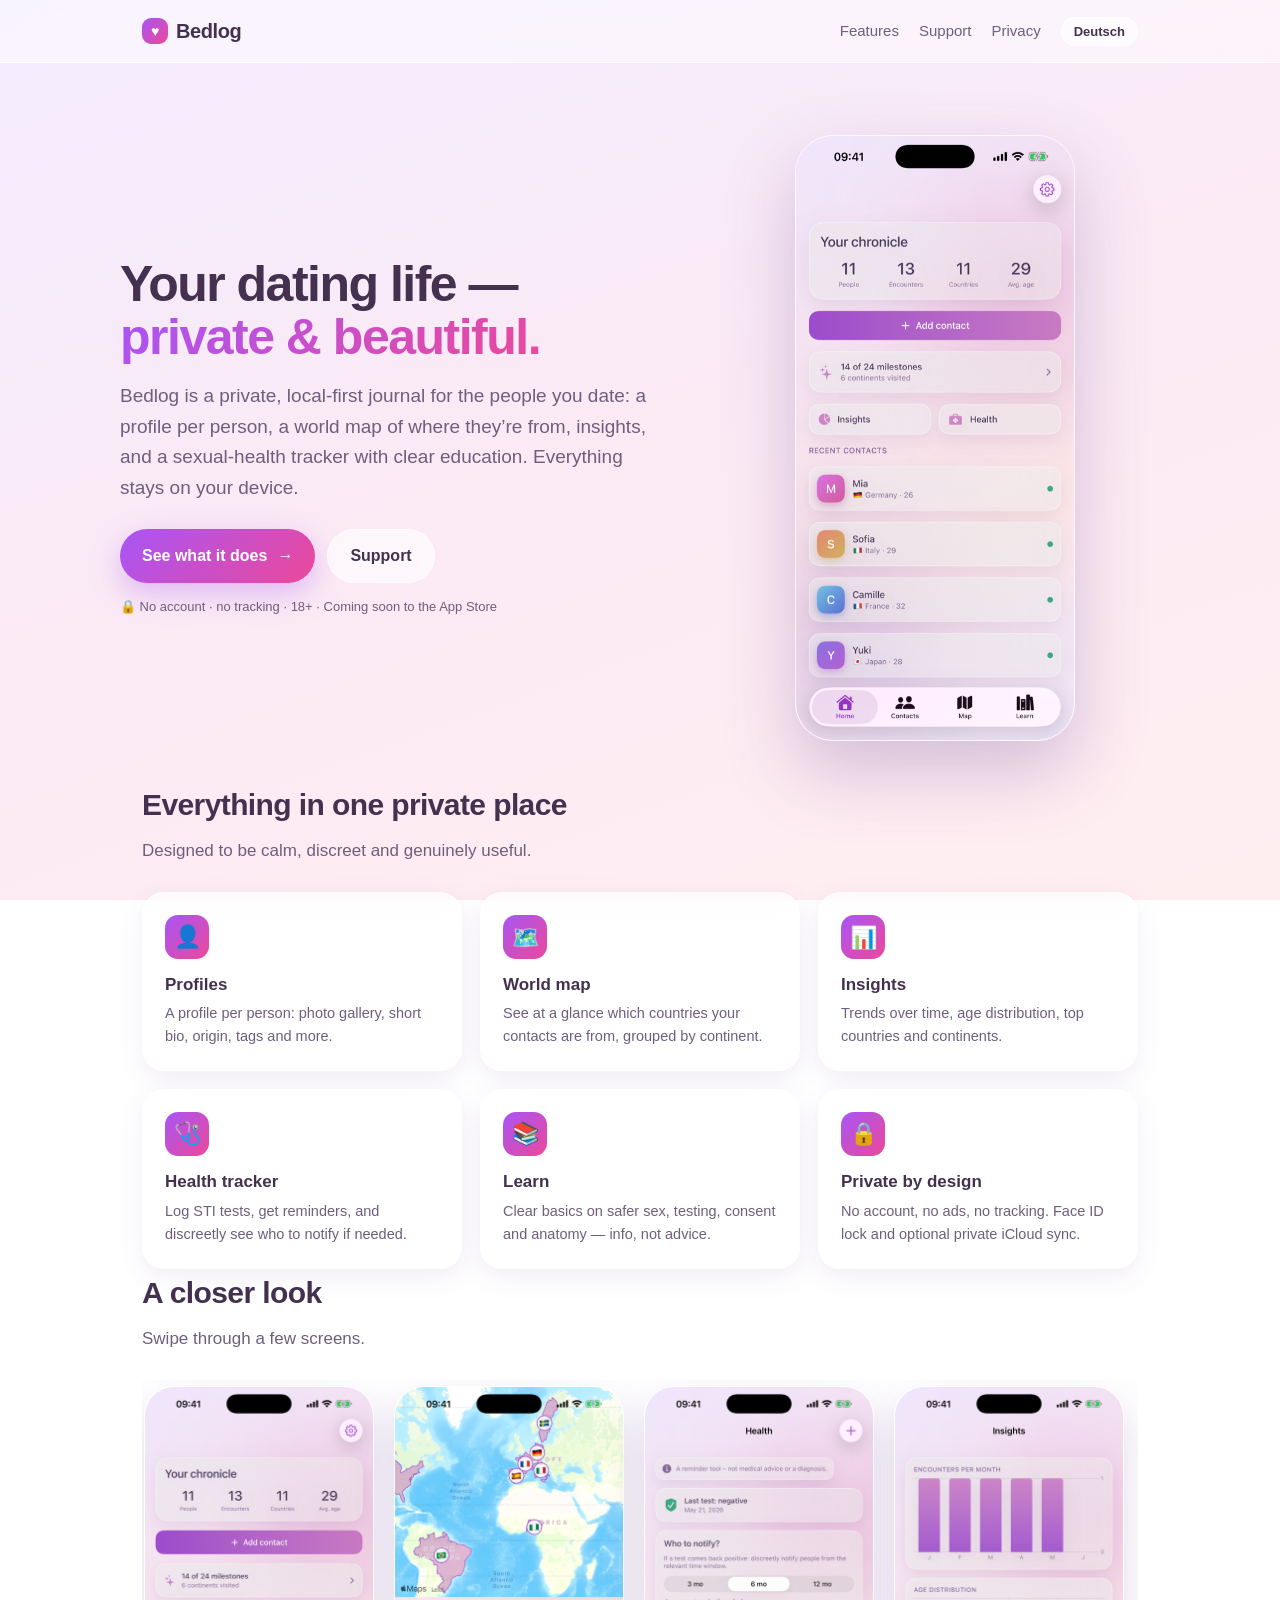
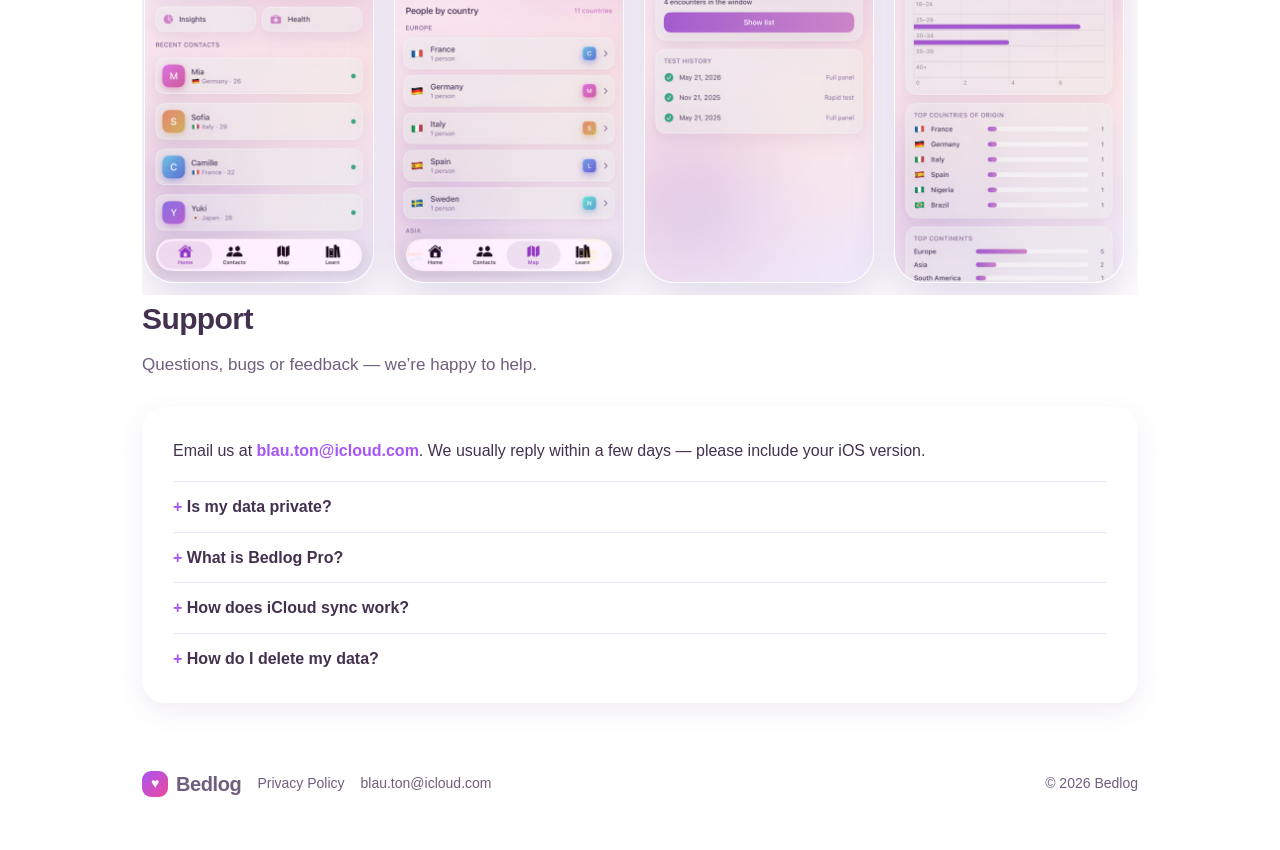
<file: index.html>
<!DOCTYPE html>
<html lang="en" data-lang="en">
<head>
<meta charset="utf-8">
<meta name="viewport" content="width=device-width, initial-scale=1">
<title>Bedlog — Private dating journal for iPhone</title>
<meta name="description" content="Bedlog is a private, local-first journal for your dating life: profiles, a world map, insights and a sexual-health tracker. All data stays on your device.">
<link rel="icon" href="data:image/svg+xml,<svg xmlns='http://www.w3.org/2000/svg' viewBox='0 0 100 100'><rect rx='22' width='100' height='100' fill='%23a855f7'/><text y='72' x='50' font-size='60' text-anchor='middle' fill='white'>♥</text></svg>">
<link rel="stylesheet" href="styles.css">
</head>
<body>

<nav><div class="wrap">
  <a class="brand" href="#top"><span class="dot">♥</span> Bedlog</a>
  <div class="links">
    <a href="#features"><span data-en>Features</span><span data-de>Funktionen</span></a>
    <a href="#support">Support</a>
    <a href="privacy.html"><span data-en>Privacy</span><span data-de>Datenschutz</span></a>
    <button class="langbtn" id="lang">Deutsch</button>
  </div>
</div></nav>

<header id="top" class="wrap hero">
  <div>
    <h1><span data-en>Your dating life — <span class="grad">private &amp; beautiful.</span></span>
        <span data-de>Dein Dating-Leben — <span class="grad">privat &amp; schön.</span></span></h1>
    <p class="lead">
      <span data-en>Bedlog is a private, local-first journal for the people you date: a profile per person, a world map of where they’re from, insights, and a sexual-health tracker with clear education. Everything stays on your device.</span>
      <span data-de>Bedlog ist ein privates, lokal-first Logbuch für deine Dates: ein Steckbrief pro Person, eine Weltkarte ihrer Herkunft, Statistiken und ein Tracker für deine sexuelle Gesundheit mit verständlicher Aufklärung. Alles bleibt auf deinem Gerät.</span>
    </p>
    <div class="ctas">
      <a class="cta" href="#features"><span data-en>See what it does</span><span data-de>Was es kann</span> →</a>
      <a class="cta ghost" href="#support">Support</a>
    </div>
    <p class="soon"><span data-en>🔒 No account · no tracking · 18+ · Coming soon to the App Store</span>
       <span data-de>🔒 Kein Konto · kein Tracking · 18+ · Bald im App Store</span></p>
  </div>
  <img class="shot" src="assets/home.png" alt="Bedlog dashboard">
</header>

<section id="features" class="wrap">
  <h2><span data-en>Everything in one private place</span><span data-de>Alles an einem privaten Ort</span></h2>
  <p class="sub"><span data-en>Designed to be calm, discreet and genuinely useful.</span><span data-de>Ruhig, diskret und wirklich nützlich gestaltet.</span></p>
  <div class="grid">
    <div class="card"><div class="ic">👤</div>
      <h3><span data-en>Profiles</span><span data-de>Steckbriefe</span></h3>
      <p><span data-en>A profile per person: photo gallery, short bio, origin, tags and more.</span><span data-de>Ein Steckbrief pro Person: Foto-Galerie, Kurz-Bio, Herkunft, Tags und mehr.</span></p></div>
    <div class="card"><div class="ic">🗺️</div>
      <h3><span data-en>World map</span><span data-de>Weltkarte</span></h3>
      <p><span data-en>See at a glance which countries your contacts are from, grouped by continent.</span><span data-de>Sieh auf einen Blick, aus welchen Ländern deine Kontakte kommen — nach Kontinenten.</span></p></div>
    <div class="card"><div class="ic">📊</div>
      <h3><span data-en>Insights</span><span data-de>Statistiken</span></h3>
      <p><span data-en>Trends over time, age distribution, top countries and continents.</span><span data-de>Verläufe, Altersverteilung, Top-Länder und -Kontinente.</span></p></div>
    <div class="card"><div class="ic">🩺</div>
      <h3><span data-en>Health tracker</span><span data-de>Gesundheit</span></h3>
      <p><span data-en>Log STI tests, get reminders, and discreetly see who to notify if needed.</span><span data-de>STI-Tests protokollieren, erinnert werden und im Fall der Fälle diskret sehen, wen du informieren solltest.</span></p></div>
    <div class="card"><div class="ic">📚</div>
      <h3><span data-en>Learn</span><span data-de>Wissen</span></h3>
      <p><span data-en>Clear basics on safer sex, testing, consent and anatomy — info, not advice.</span><span data-de>Verständliche Basics zu Safer Sex, Tests, Consent und Anatomie — Info, kein Rat.</span></p></div>
    <div class="card"><div class="ic">🔒</div>
      <h3><span data-en>Private by design</span><span data-de>Privat by Design</span></h3>
      <p><span data-en>No account, no ads, no tracking. Face ID lock and optional private iCloud sync.</span><span data-de>Kein Konto, keine Werbung, kein Tracking. Face-ID-Sperre und optionaler privater iCloud-Sync.</span></p></div>
  </div>
</section>

<section class="wrap">
  <h2><span data-en>A closer look</span><span data-de>Ein näherer Blick</span></h2>
  <p class="sub"><span data-en>Swipe through a few screens.</span><span data-de>Wisch dich durch ein paar Screens.</span></p>
  <div class="shots">
    <img src="assets/home.png" alt="Dashboard">
    <img src="assets/map.png" alt="World map">
    <img src="assets/health.png" alt="Health tracker">
    <img src="assets/insights.png" alt="Insights">
  </div>
</section>

<section id="support" class="wrap">
  <h2>Support</h2>
  <p class="sub"><span data-en>Questions, bugs or feedback — we’re happy to help.</span><span data-de>Fragen, Fehler oder Feedback — wir helfen gern.</span></p>
  <div class="panel">
    <p><span data-en>Email us at</span><span data-de>Schreib uns an</span>
       <a class="mail" href="mailto:blau.ton@icloud.com">blau.ton@icloud.com</a>.
       <span data-en>We usually reply within a few days — please include your iOS version.</span>
       <span data-de>Wir antworten meist innerhalb weniger Tage — bitte gib deine iOS-Version an.</span></p>
    <div class="faq">
      <details><summary><span data-en>Is my data private?</span><span data-de>Sind meine Daten privat?</span></summary>
        <p><span data-en>Yes. Everything is stored locally on your device. Bedlog has no account and no server, and collects no data. See our <a href="privacy.html">Privacy Policy</a>.</span><span data-de>Ja. Alles wird lokal auf deinem Gerät gespeichert. Bedlog hat kein Konto und keinen Server und erhebt keine Daten. Siehe die <a href="privacy.html">Datenschutzerklärung</a>.</span></p></details>
      <details><summary><span data-en>What is Bedlog Pro?</span><span data-de>Was ist Bedlog Pro?</span></summary>
        <p><span data-en>A one-time purchase (no subscription) that unlocks unlimited contacts. Restore it anytime via Settings → Bedlog Pro → Restore Purchases.</span><span data-de>Ein einmaliger Kauf (kein Abo), der unbegrenzt Kontakte freischaltet. Jederzeit wiederherstellbar über Einstellungen → Bedlog Pro → Käufe wiederherstellen.</span></p></details>
      <details><summary><span data-en>How does iCloud sync work?</span><span data-de>Wie funktioniert der iCloud-Sync?</span></summary>
        <p><span data-en>It’s optional and off by default. When enabled, data is stored in your own private iCloud — the developer cannot access it.</span><span data-de>Optional und standardmäßig aus. Aktiviert liegen die Daten in deiner eigenen privaten iCloud — der Entwickler hat keinen Zugriff.</span></p></details>
      <details><summary><span data-en>How do I delete my data?</span><span data-de>Wie lösche ich meine Daten?</span></summary>
        <p><span data-en>Delete individual entries in the app, or remove the app to erase all local data.</span><span data-de>Lösche einzelne Einträge in der App oder entferne die App, um alle lokalen Daten zu löschen.</span></p></details>
    </div>
  </div>
</section>

<footer><div class="wrap">
  <span class="brand"><span class="dot">♥</span> Bedlog</span>
  <a href="privacy.html"><span data-en>Privacy Policy</span><span data-de>Datenschutz</span></a>
  <a href="mailto:blau.ton@icloud.com">blau.ton@icloud.com</a>
  <span class="sp">© 2026 Bedlog</span>
</div></footer>

<script>
  const root=document.documentElement, btn=document.getElementById('lang');
  function set(l){root.setAttribute('data-lang',l);root.lang=l;
    btn.textContent=l==='en'?'Deutsch':'English';
    try{localStorage.setItem('bedlog-lang',l)}catch(e){}}
  btn.onclick=()=>set(root.getAttribute('data-lang')==='en'?'de':'en');
  let saved;try{saved=localStorage.getItem('bedlog-lang')}catch(e){}
  set(saved || ((navigator.language||'en').slice(0,2)==='de'?'de':'en'));
</script>
</body>
</html>
</file>
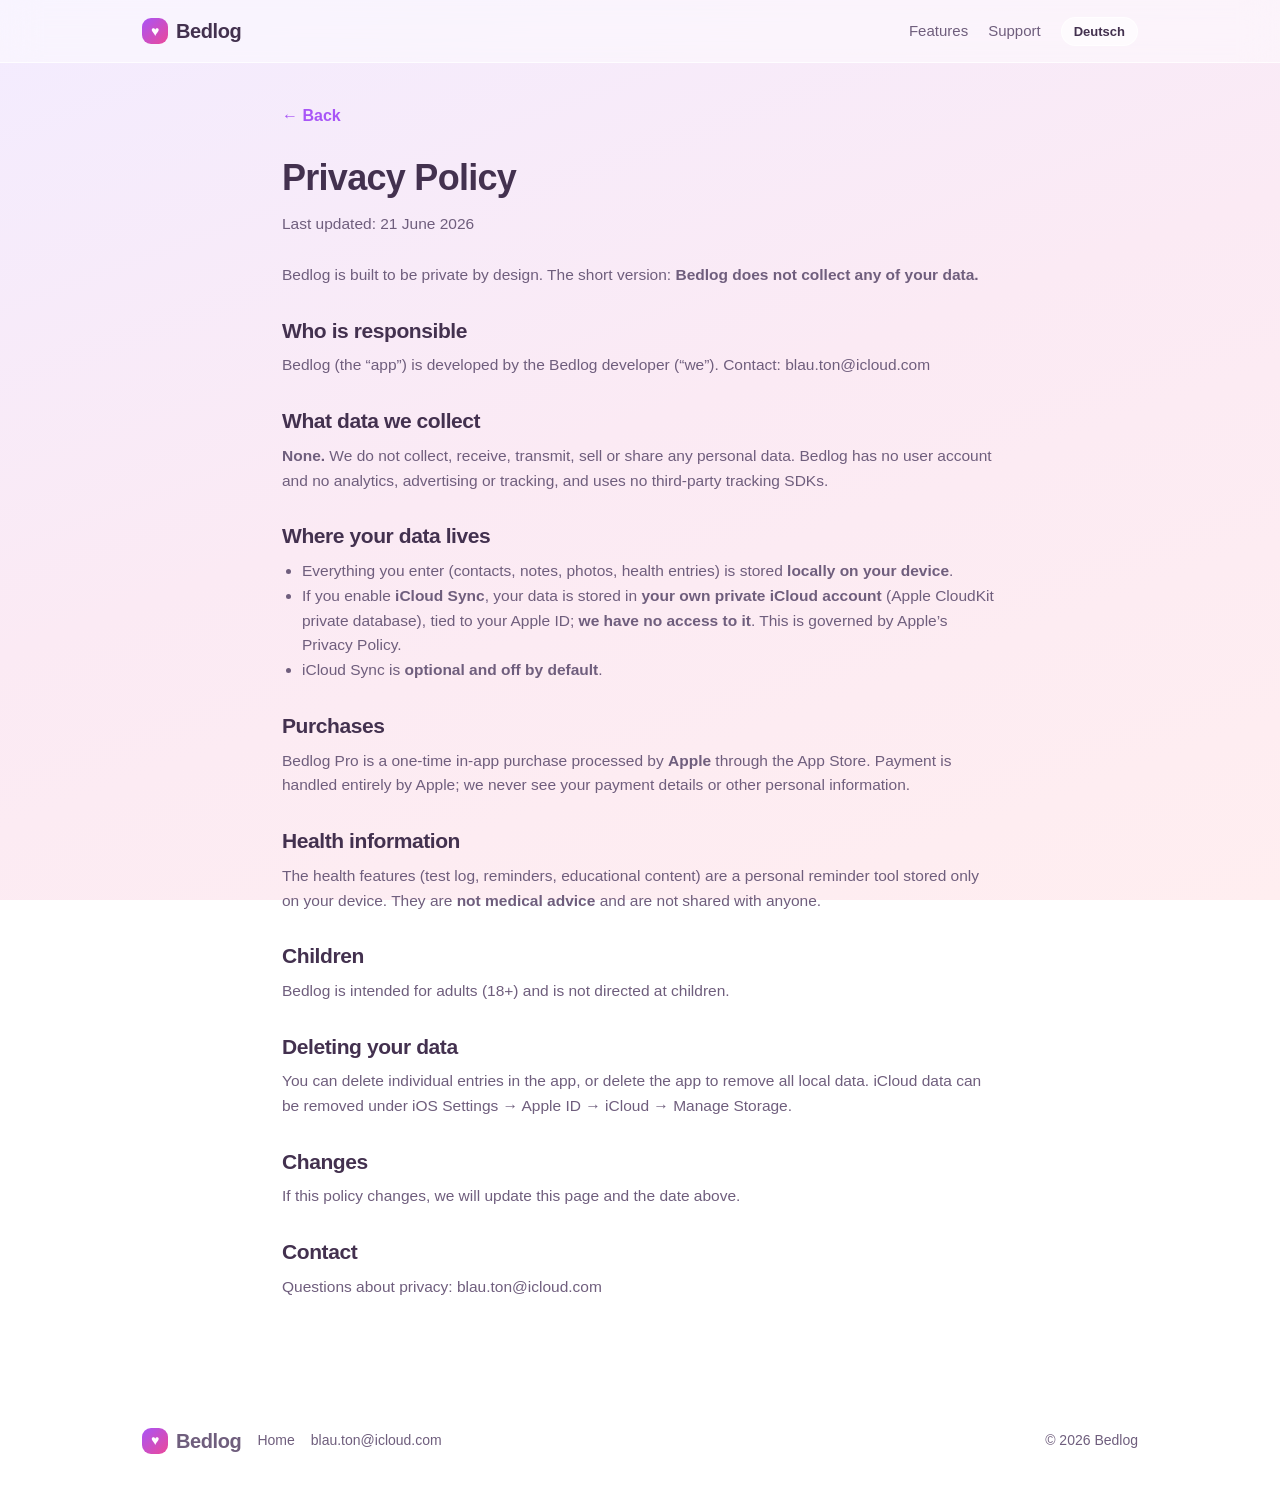
<file: privacy.html>
<!DOCTYPE html>
<html lang="en" data-lang="en">
<head>
<meta charset="utf-8">
<meta name="viewport" content="width=device-width, initial-scale=1">
<title>Privacy Policy — Bedlog</title>
<meta name="description" content="Bedlog privacy policy: no data collected, local-first, optional private iCloud sync.">
<link rel="icon" href="data:image/svg+xml,<svg xmlns='http://www.w3.org/2000/svg' viewBox='0 0 100 100'><rect rx='22' width='100' height='100' fill='%23a855f7'/><text y='72' x='50' font-size='60' text-anchor='middle' fill='white'>♥</text></svg>">
<link rel="stylesheet" href="styles.css">
</head>
<body>

<nav><div class="wrap">
  <a class="brand" href="index.html"><span class="dot">♥</span> Bedlog</a>
  <div class="links">
    <a href="index.html#features"><span data-en>Features</span><span data-de>Funktionen</span></a>
    <a href="index.html#support">Support</a>
    <button class="langbtn" id="lang">Deutsch</button>
  </div>
</div></nav>

<main class="legal">
  <a class="back" href="index.html">← <span data-en>Back</span><span data-de>Zurück</span></a>

  <!-- EN -->
  <div data-en>
    <h1>Privacy Policy</h1>
    <p class="date">Last updated: 21 June 2026</p>
    <p>Bedlog is built to be private by design. The short version: <strong>Bedlog does not collect any of your data.</strong></p>
    <h2>Who is responsible</h2>
    <p>Bedlog (the “app”) is developed by the Bedlog developer (“we”). Contact: <a class="mail" href="mailto:blau.ton@icloud.com">blau.ton@icloud.com</a></p>
    <h2>What data we collect</h2>
    <p><strong>None.</strong> We do not collect, receive, transmit, sell or share any personal data. Bedlog has no user account and no analytics, advertising or tracking, and uses no third-party tracking SDKs.</p>
    <h2>Where your data lives</h2>
    <ul>
      <li>Everything you enter (contacts, notes, photos, health entries) is stored <strong>locally on your device</strong>.</li>
      <li>If you enable <strong>iCloud Sync</strong>, your data is stored in <strong>your own private iCloud account</strong> (Apple CloudKit private database), tied to your Apple ID; <strong>we have no access to it</strong>. This is governed by <a href="https://www.apple.com/legal/privacy/">Apple’s Privacy Policy</a>.</li>
      <li>iCloud Sync is <strong>optional and off by default</strong>.</li>
    </ul>
    <h2>Purchases</h2>
    <p>Bedlog Pro is a one-time in-app purchase processed by <strong>Apple</strong> through the App Store. Payment is handled entirely by Apple; we never see your payment details or other personal information.</p>
    <h2>Health information</h2>
    <p>The health features (test log, reminders, educational content) are a personal reminder tool stored only on your device. They are <strong>not medical advice</strong> and are not shared with anyone.</p>
    <h2>Children</h2>
    <p>Bedlog is intended for adults (18+) and is not directed at children.</p>
    <h2>Deleting your data</h2>
    <p>You can delete individual entries in the app, or delete the app to remove all local data. iCloud data can be removed under iOS Settings → Apple ID → iCloud → Manage Storage.</p>
    <h2>Changes</h2>
    <p>If this policy changes, we will update this page and the date above.</p>
    <h2>Contact</h2>
    <p>Questions about privacy: <a class="mail" href="mailto:blau.ton@icloud.com">blau.ton@icloud.com</a></p>
  </div>

  <!-- DE -->
  <div data-de>
    <h1>Datenschutzerklärung</h1>
    <p class="date">Zuletzt aktualisiert: 21. Juni 2026</p>
    <p>Bedlog ist „private by design“. Kurzfassung: <strong>Bedlog erhebt keine deiner Daten.</strong></p>
    <h2>Verantwortlicher</h2>
    <p>Bedlog (die „App“) wird vom Bedlog-Entwickler („wir“) entwickelt. Kontakt: <a class="mail" href="mailto:blau.ton@icloud.com">blau.ton@icloud.com</a></p>
    <h2>Welche Daten wir erheben</h2>
    <p><strong>Keine.</strong> Wir erheben, empfangen, übertragen, verkaufen oder teilen keine personenbezogenen Daten. Bedlog hat kein Nutzerkonto und keine Analyse-, Werbe- oder Tracking-Funktionen und verwendet keine Tracking-SDKs von Dritten.</p>
    <h2>Wo deine Daten liegen</h2>
    <ul>
      <li>Alles, was du eingibst (Kontakte, Notizen, Fotos, Gesundheitseinträge), wird <strong>lokal auf deinem Gerät</strong> gespeichert.</li>
      <li>Wenn du <strong>iCloud-Sync</strong> aktivierst, werden deine Daten in <strong>deiner eigenen privaten iCloud</strong> gespeichert (private Apple-CloudKit-Datenbank), gebunden an deine Apple-ID; <strong>wir haben keinen Zugriff darauf</strong>. Es gilt die <a href="https://www.apple.com/legal/privacy/">Datenschutzrichtlinie von Apple</a>.</li>
      <li>iCloud-Sync ist <strong>optional und standardmäßig deaktiviert</strong>.</li>
    </ul>
    <h2>Käufe</h2>
    <p>Bedlog Pro ist ein einmaliger In-App-Kauf, der von <strong>Apple</strong> über den App Store abgewickelt wird. Die Zahlung erfolgt vollständig über Apple; wir sehen weder deine Zahlungsdaten noch andere personenbezogene Informationen.</p>
    <h2>Gesundheitsdaten</h2>
    <p>Die Gesundheitsfunktionen (Test-Protokoll, Erinnerungen, Aufklärungsinhalte) sind eine persönliche Erinnerungshilfe und werden nur auf deinem Gerät gespeichert. Sie sind <strong>kein ärztlicher Rat</strong> und werden mit niemandem geteilt.</p>
    <h2>Kinder</h2>
    <p>Bedlog ist für Erwachsene (18+) bestimmt und richtet sich nicht an Kinder.</p>
    <h2>Daten löschen</h2>
    <p>Du kannst einzelne Einträge in der App löschen oder die App entfernen, um alle lokalen Daten zu löschen. iCloud-Daten kannst du unter iOS-Einstellungen → Apple-ID → iCloud → Speicher verwalten entfernen.</p>
    <h2>Änderungen</h2>
    <p>Sollte sich diese Erklärung ändern, aktualisieren wir diese Seite und das Datum oben.</p>
    <h2>Kontakt</h2>
    <p>Fragen zum Datenschutz: <a class="mail" href="mailto:blau.ton@icloud.com">blau.ton@icloud.com</a></p>
  </div>
</main>

<footer><div class="wrap">
  <span class="brand"><span class="dot">♥</span> Bedlog</span>
  <a href="index.html"><span data-en>Home</span><span data-de>Start</span></a>
  <a href="mailto:blau.ton@icloud.com">blau.ton@icloud.com</a>
  <span class="sp">© 2026 Bedlog</span>
</div></footer>

<script>
  const root=document.documentElement, btn=document.getElementById('lang');
  function set(l){root.setAttribute('data-lang',l);root.lang=l;
    btn.textContent=l==='en'?'Deutsch':'English';
    try{localStorage.setItem('bedlog-lang',l)}catch(e){}}
  btn.onclick=()=>set(root.getAttribute('data-lang')==='en'?'de':'en');
  let saved;try{saved=localStorage.getItem('bedlog-lang')}catch(e){}
  set(saved || ((navigator.language||'en').slice(0,2)==='de'?'de':'en'));
</script>
</body>
</html>
</file>
<file: styles.css>
:root{
  --plum:#43314f; --muted:#6f5e7d; --violet:#a855f7; --pink:#ec4899;
  --card:rgba(255,255,255,.6); --line:rgba(255,255,255,.75);
  --accent:linear-gradient(135deg,#a855f7,#ec4899);
}
*{box-sizing:border-box;margin:0;padding:0}
html{scroll-behavior:smooth}
body{
  font-family:-apple-system,BlinkMacSystemFont,"SF Pro Text","Segoe UI",Roboto,sans-serif;
  color:var(--plum); line-height:1.6; -webkit-font-smoothing:antialiased;
  background:linear-gradient(160deg,#f3ecff 0%,#fbeaf4 48%,#ffeef0 100%);
  background-attachment:fixed; min-height:100vh;
}
.wrap{max-width:1040px;margin:0 auto;padding:0 22px}
a{color:inherit;text-decoration:none}

/* lang toggle */
html[data-lang="en"] [data-de]{display:none}
html[data-lang="de"] [data-en]{display:none}

/* nav */
nav{position:sticky;top:0;z-index:20;backdrop-filter:blur(18px);
  background:rgba(255,255,255,.45);border-bottom:1px solid var(--line)}
nav .wrap{display:flex;align-items:center;gap:18px;height:62px}
.brand{font-weight:800;font-size:20px;letter-spacing:-.02em;display:flex;align-items:center;gap:8px}
.brand .dot{width:26px;height:26px;border-radius:9px;background:var(--accent);
  display:grid;place-items:center;color:#fff;font-size:14px}
nav .links{margin-left:auto;display:flex;gap:20px;align-items:center;font-size:15px}
nav .links a{color:var(--muted)} nav .links a:hover{color:var(--plum)}
.langbtn{border:1px solid var(--line);background:rgba(255,255,255,.6);
  border-radius:999px;padding:6px 12px;font-size:13px;cursor:pointer;color:var(--plum);font-weight:600}

/* hero */
.hero{display:grid;grid-template-columns:1.1fr .9fr;gap:40px;align-items:center;
  padding:72px 0 40px}
.hero h1{font-size:50px;line-height:1.05;letter-spacing:-.03em;font-weight:850}
.hero .grad{background:var(--accent);-webkit-background-clip:text;background-clip:text;color:transparent}
.hero p.lead{font-size:19px;color:var(--muted);margin:18px 0 26px;max-width:30em}
.cta{display:inline-flex;align-items:center;gap:10px;background:var(--accent);color:#fff;
  font-weight:700;padding:13px 22px;border-radius:999px;box-shadow:0 10px 30px rgba(168,85,247,.35)}
.cta.ghost{background:rgba(255,255,255,.6);color:var(--plum);border:1px solid var(--line);box-shadow:none}
.ctas{display:flex;gap:12px;flex-wrap:wrap}
.soon{font-size:13px;color:var(--muted);margin-top:14px}
.hero .shot{justify-self:center;width:280px;border-radius:38px;
  box-shadow:0 30px 70px rgba(120,80,160,.3);border:1px solid var(--line)}

/* sections */
section{padding:46px 0}
h2{font-size:30px;letter-spacing:-.02em;font-weight:800;margin-bottom:8px}
.sub{color:var(--muted);margin-bottom:28px;font-size:17px}
.grid{display:grid;grid-template-columns:repeat(3,1fr);gap:18px}
.card{background:var(--card);backdrop-filter:blur(20px);border:1px solid var(--line);
  border-radius:22px;padding:22px;box-shadow:0 8px 26px rgba(120,80,160,.10)}
.card .ic{width:44px;height:44px;border-radius:13px;background:var(--accent);
  display:grid;place-items:center;font-size:22px;margin-bottom:12px}
.card h3{font-size:17px;margin-bottom:4px}
.card p{font-size:14.5px;color:var(--muted)}

/* shots row */
.shots{display:flex;gap:20px;overflow-x:auto;padding:6px 2px 12px;scroll-snap-type:x mandatory}
.shots img{width:230px;border-radius:30px;flex:0 0 auto;scroll-snap-align:center;
  box-shadow:0 18px 44px rgba(120,80,160,.22);border:1px solid var(--line)}

/* support / privacy badge */
.panel{background:var(--card);backdrop-filter:blur(20px);border:1px solid var(--line);
  border-radius:24px;padding:30px;box-shadow:0 8px 26px rgba(120,80,160,.10)}
.panel a.mail{font-weight:700;color:var(--violet)}
.faq{margin-top:18px;display:grid;gap:12px}
.faq details{border-top:1px solid rgba(120,80,160,.14);padding-top:12px}
.faq summary{font-weight:650;cursor:pointer;list-style:none}
.faq summary::-webkit-details-marker{display:none}
.faq summary::before{content:"+ ";color:var(--violet);font-weight:800}
.faq details[open] summary::before{content:"– "}
.faq p{color:var(--muted);font-size:15px;margin-top:6px}

/* footer */
footer{padding:34px 0 50px;color:var(--muted);font-size:14px;
  border-top:1px solid var(--line);margin-top:30px}
footer .wrap{display:flex;gap:16px;flex-wrap:wrap;align-items:center}
footer a{color:var(--muted)} footer a:hover{color:var(--plum)}
footer .sp{margin-left:auto}

/* legal page */
.legal{max-width:760px;margin:0 auto;padding:40px 22px 60px}
.legal h1{font-size:36px;letter-spacing:-.02em;margin-bottom:6px}
.legal .date{color:var(--muted);margin-bottom:26px}
.legal h2{font-size:21px;margin:26px 0 6px}
.legal p,.legal li{color:var(--muted);font-size:15.5px}
.legal ul{margin:6px 0 6px 20px}
.legal .back{display:inline-block;margin-bottom:20px;color:var(--violet);font-weight:600}

@media(max-width:820px){
  .hero{grid-template-columns:1fr;text-align:center;padding-top:48px}
  .hero h1{font-size:38px}.hero p.lead{margin-inline:auto}
  .ctas{justify-content:center}.hero .shot{width:230px;margin-top:10px}
  .grid{grid-template-columns:1fr 1fr}
  nav .links a:not(.langbtn){display:none}
}
@media(max-width:520px){.grid{grid-template-columns:1fr}.hero h1{font-size:32px}}
</file>
